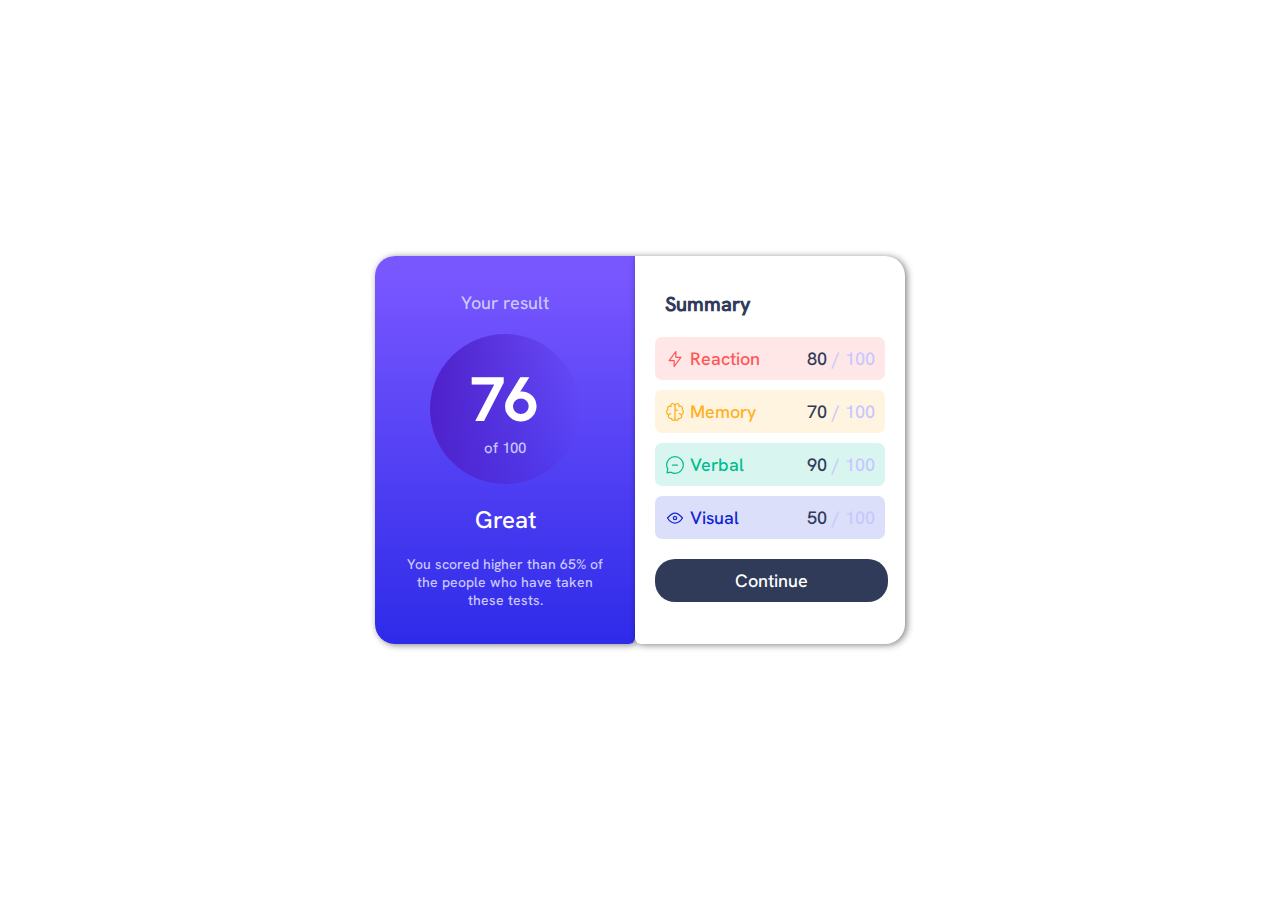
<file: index.html>
<!DOCTYPE html>
<html lang="en">
  <head>
    <meta charset="UTF-8" />
    <meta http-equiv="X-UA-Compatible" content="IE=edge" />
    <meta name="viewport" content="width=device-width, initial-scale=1.0" />
    <title>app</title>
    <link rel="Stylesheet" href="resultSummary/style.css" />
  </head>
  <body>
    <div id="result">
      <h1>Your result</h1>
      <div class="info">
        <p>76</p>
        <span>of 100</span>
      </div>
      <div class="text">
        <div>Great</div>
        <p>
          You scored higher than 65% of the people who have taken these tests.
        </p>
      </div>
    </div>
    <div id="summary">
        <h2>Summary</h2>
		<ul>
			<li class="reaction">
			<span class="icon">
				<img src="/resultSummary/assets/images/icon-reaction.svg" />
				Reaction
			</span>
			<p>80<span> / 100</span></p>
			</li>
			<li class="memory">
			<span class="icon">
				<img src="/resultSummary/assets/images/icon-memory.svg" />
				Memory
			</span>
			<p>70<span> / 100</span></p>
			</li>
			<li class="verbal">
			<span class="icon">
				<img src="/resultSummary/assets/images/icon-verbal.svg" />
				Verbal
			</span>
			<p>90<span> / 100</span></p>
			</li>
			<li class="visual">
			<span class="icon">
				<img src="/resultSummary/assets/images/icon-visual.svg" />
				Visual
			</span>
			<p>50<span> / 100</span></p>
			</li>
		</ul>
		<button>Continue</button>
    </div>
  </body>
</html>
</file>
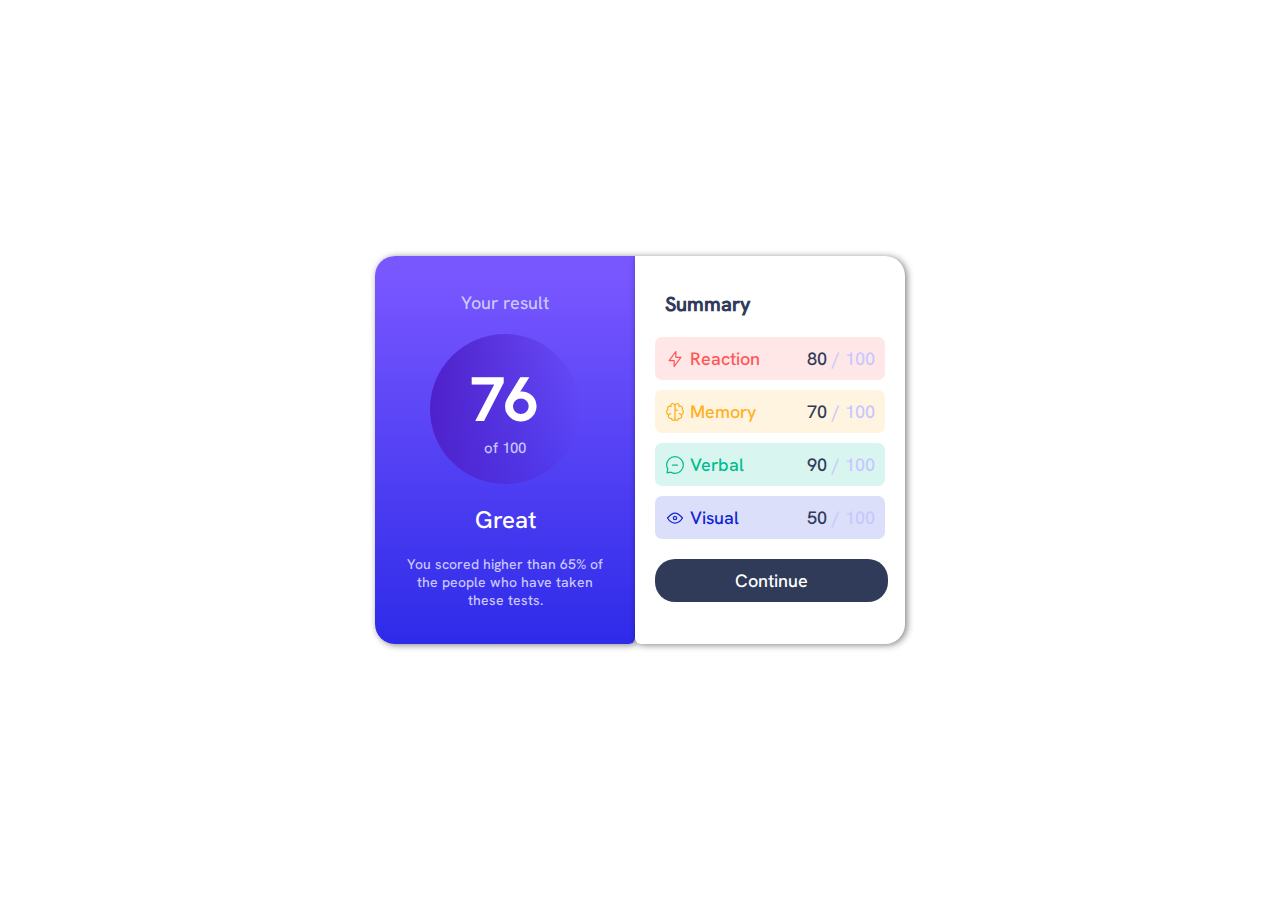
<file: resultSummary/index.html>
<!DOCTYPE html>
<html lang="en">
  <head>
    <meta charset="UTF-8" />
    <meta http-equiv="X-UA-Compatible" content="IE=edge" />
    <meta name="viewport" content="width=device-width, initial-scale=1.0" />
    <title>app</title>
    <link rel="Stylesheet" href="./style.css" />
  </head>
  <body>
    <div id="result">
      <h1>Your result</h1>
      <div class="info">
        <p>76</p>
        <span>of 100</span>
      </div>
      <div class="text">
        <div>Great</div>
        <p>
          You scored higher than 65% of the people who have taken these tests.
        </p>
      </div>
    </div>
    <div id="summary">
        <h2>Summary</h2>
		<ul>
			<li class="reaction">
			<span class="icon">
				<img src="/resultSummary/assets/images/icon-reaction.svg" />
				Reaction
			</span>
			<p>80<span> / 100</span></p>
			</li>
			<li class="memory">
			<span class="icon">
				<img src="/resultSummary/assets/images/icon-memory.svg" />
				Memory
			</span>
			<p>70<span> / 100</span></p>
			</li>
			<li class="verbal">
			<span class="icon">
				<img src="/resultSummary/assets/images/icon-verbal.svg" />
				Verbal
			</span>
			<p>90<span> / 100</span></p>
			</li>
			<li class="visual">
			<span class="icon">
				<img src="/resultSummary/assets/images/icon-visual.svg" />
				Visual
			</span>
			<p>50<span> / 100</span></p>
			</li>
		</ul>
		<button>Continue</button>
    </div>
  </body>
</html>
</file>
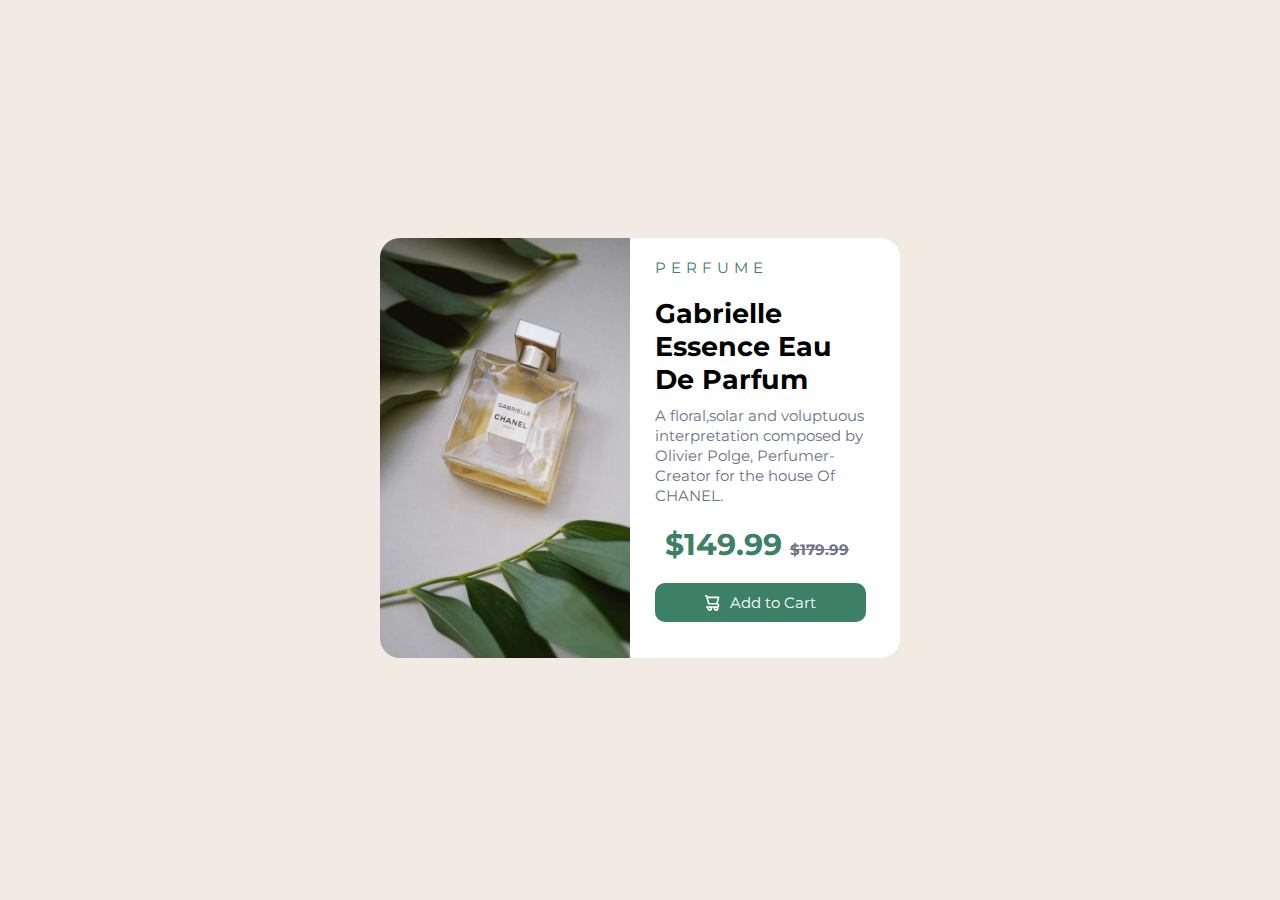
<file: CartãoProduto/card.html>
<!DOCTYPE html>
<html lang="en">
<head>
    <meta charset="UTF-8">
    <meta http-equiv="X-UA-Compatible" content="IE=edge">
    <meta name="viewport" content="width=device-width, initial-scale=1.0">
    <title>Card Product</title>
    <link rel="Stylesheet" href="./card.css" />
    <link rel="preconnect" href="https://fonts.googleapis.com">
    <link rel="preconnect" href="https://fonts.gstatic.com" crossorigin>
    <link href="https://fonts.googleapis.com/css2?family=Montserrat:wght@500;700&display=swap" rel="stylesheet">
</head>
<body>
    <div id="card">
        <div class="image">
            <img src="./images/image-product-desktop.jpg" alt="exposição de perfume da chanel" />
        </div>
        <div class="info">
            <p class="topic">Perfume</p>
            <h2>Gabrielle Essence Eau De Parfum</h2>
            <p class="description">
                A floral,solar and voluptuous interpretation composed by Olivier Polge, Perfumer-Creator for the house Of CHANEL.
            </p>
            <h1>
                $149.99
                <span>$179.99</span>
            </h1>
            <button>
                <img src="./images/icon-cart.svg" alt="ícone de carrinho" />
                <span>Add to Cart</span>
            </button>
        </div>
    </div>
</body>
</html>
</file>
<file: resultSummary/style.css>
* {
    margin: 0;
    padding: 0;
    box-sizing: border-box;
    --webkit-font-smoothing: antialiased;
    --moz-osx-font-smoothing: grayscale;
}
/* font */
@font-face {
    font-family: 'Hanken Grotesk';
    src: url('assets/fonts/static/HankenGrotesk-Medium.ttf'),
    url('assets/fonts/static/HankenGrotesk-Bold.ttf'),
    url('assets/fonts/static/HankenGrotesk-ExtraBold.ttf'),url('assets/fonts/HankenGrotesk-VariableFont_wght.ttf');
    font-style: normal;
}
/* variables */
:root {
    font-size: 62.5%;
    --font: 'Hanken Grotesk';
    --light-red: hsl(0, 100%, 67%);
    --orange-yellow: hsl(39, 100%, 56%);
    --green-teal: hsl(166, 100%, 37%);
    --cobalt-blue: hsl(234, 85%, 45%);
    --bg-color: linear-gradient(to bottom,hsl(252, 100%, 67%) 5%,hsl(241, 81%, 54%) );
    --circle-color: linear-gradient(93deg,hsla(256, 72%, 46%, 1),hsla(241, 72%, 46%, 0));
    --white: hsl(0, 0%, 100%);
    --pale-blue: hsl(221, 100%, 96%);
    --light-lavender: hsl(241, 100%, 89%);
    --dark-gray-blue: hsl(224, 30%, 27%);
}
/* generics */
ul {
    list-style: none;
}
body {
    /* background-color: var(--pale-blue); */
    font-family: var(--font);
    font-size: 1.8rem;
    height: 100vh;
    display: flex;
    justify-content: center;
    align-items: center;
    padding: 0 2rem;
}
#summary,#result {
    box-shadow: 2px 1px 7px 0px rgba(0, 0, 0, 0.495);
    height: 38.8rem;
}
#result {
    background-image: var(--bg-color);
    width: 26rem;
    color: var(--white);
    text-align: center;
    padding: 1.5rem 2rem;
    border-radius: 2rem 0rem 0.6rem 2rem;
}
#result h1 {
    font-size: 1.8rem;
    font-weight: 500;
    color: var(--light-lavender);
    padding: 2rem 1rem;
}
.info {
    width: 15rem;
    height: 15rem;
    padding: 1rem;
    border-radius: 50%;
    background-image: var(--circle-color);
    display: flex;
    flex-direction: column;
    justify-content: center;
    align-items: center;
    margin: 0 auto;
}
.info p {
    font-size: 6rem;
    font-weight: 700;
}
.info span {
    font-size: 1.5rem;
    color: var(--light-lavender);
}
#result .text div {
    font-size: 2.4rem;
    margin: 2rem 1rem;
}
.text p {
    font-size: 1.4rem;
    color: var(--light-lavender);
    padding: 0rem 1rem 2rem;
}
/* summary */
#summary {
    width: 27rem;
    border-radius: 0rem 2rem 2rem 0.6rem;
    padding: 1.5rem 2rem;
   
    background-color: var(--white);
}
#summary h2 {
    font-size: 2rem;
    font-weight: 700;
    color: var(--dark-gray-blue);
    padding: 2rem 1rem;
}
ul {
    display: flex;
    flex-direction: column;
    gap: 1rem;
}
ul li {
    display: flex;
    justify-content: space-between;
    align-items: center;
    padding: 1rem;
    border-radius: .7rem;
}
.reaction {
    color: var(--light-red);
    background-color: hsla(0, 100%, 67%, 0.142);
}
.memory {
    color: var(--orange-yellow);
    background-color: hsla(39, 100%, 56%, 0.137);
}
.verbal {
    color: var(--green-teal);
    background-color: hsla(166, 100%, 37%, 0.15);
}
.visual {
    color: var(--cobalt-blue);
    background-color: hsla(234, 85%, 45%, 0.145);
}
ul li p {
    color: var(--dark-gray-blue);
}
ul li p span {
    color: var(--light-lavender);
}
ul li span.icon {
    display: flex;
    align-items: center;
    gap: .5rem;
}
/* button */
button {
    font-family: var(--font);
    font-size: 1.8rem;
    color: var(--white);
    background-color: var(--dark-gray-blue);
    padding: 1rem 8rem;
    margin-top: 2rem;
    border: none;
    border-radius: 2rem;
    transition: background .2s;
}
button:hover {
    background-color:hsl(225, 28%, 22%);
}
</file>
<file: CartãoProduto/card.css>
* {
    margin: 0;
    padding: 0;
    box-sizing: border-box;
    --webkit-font-smoothing: antialiased;
    --moz-osx-font-smoothing: grayscale;
}
:root {
    font-size: 62.5%;
    --font: "Montserrat", Arial, sans-serif;
    --dark-cyan: hsl(158, 36%, 37%);
    --cream: hsl(30, 38%, 92%);
    --very-dark-blue: hsl(212, 21%, 14%);
    --dark-grayish-blue: hsl(228, 12%, 48%);
    --white: hsl(0, 0%, 100%);
}
body {
    font-size: 1.6rem;
    font-family: var(--font);
    height: 100vh;
    background-color: var(--cream);
    position: relative;
}
#card {
    position: absolute;
    top: 50%;
    left: 50%;
    transform: translate(-50%,-50%);
    display: flex;
}
.image img {
    width: 25rem;
    height: 42rem;
    border-radius: 2rem 0 0 2rem;
}
.info {
    padding: 2rem 2.5rem;
    width: 27rem;
    height: 42rem;
    background-color: var(--white);
    border-radius: 0 2rem 2rem 0;
}
.topic {
    text-transform: uppercase;
    letter-spacing: .5rem;
    font-size: 1.5rem;
    color: var(--dark-cyan);
}
.info h2 {
    font-size: 2.7rem;
    padding: 2rem 0 0rem;
}
.description {
    line-height: 2rem;
    font-size: 1.5rem;
    color: var(--dark-grayish-blue);
    padding: 1rem 0 1rem;
}
.info h1 {
    font-size: 3rem;
    color: var(--dark-cyan);
    padding: 1rem 1rem;
}
.info h1 span {
    font-size: 1.5rem;
    text-decoration: line-through;
    color: var(--dark-grayish-blue);
}
button {
    display: flex;
    align-items: center;
    gap: 1rem;
    background-color: var(--dark-cyan);
    padding: 1rem 5rem;
    margin-top: 1rem;
    color: var(--white);
    border: none;
    border-radius: 1rem;
    font-family: var(--font);
    font-size: 1.5rem;
    transition: background .2s;
}
button:hover {
    background-color:hsl(158, 41%, 44%);
}
</file>
